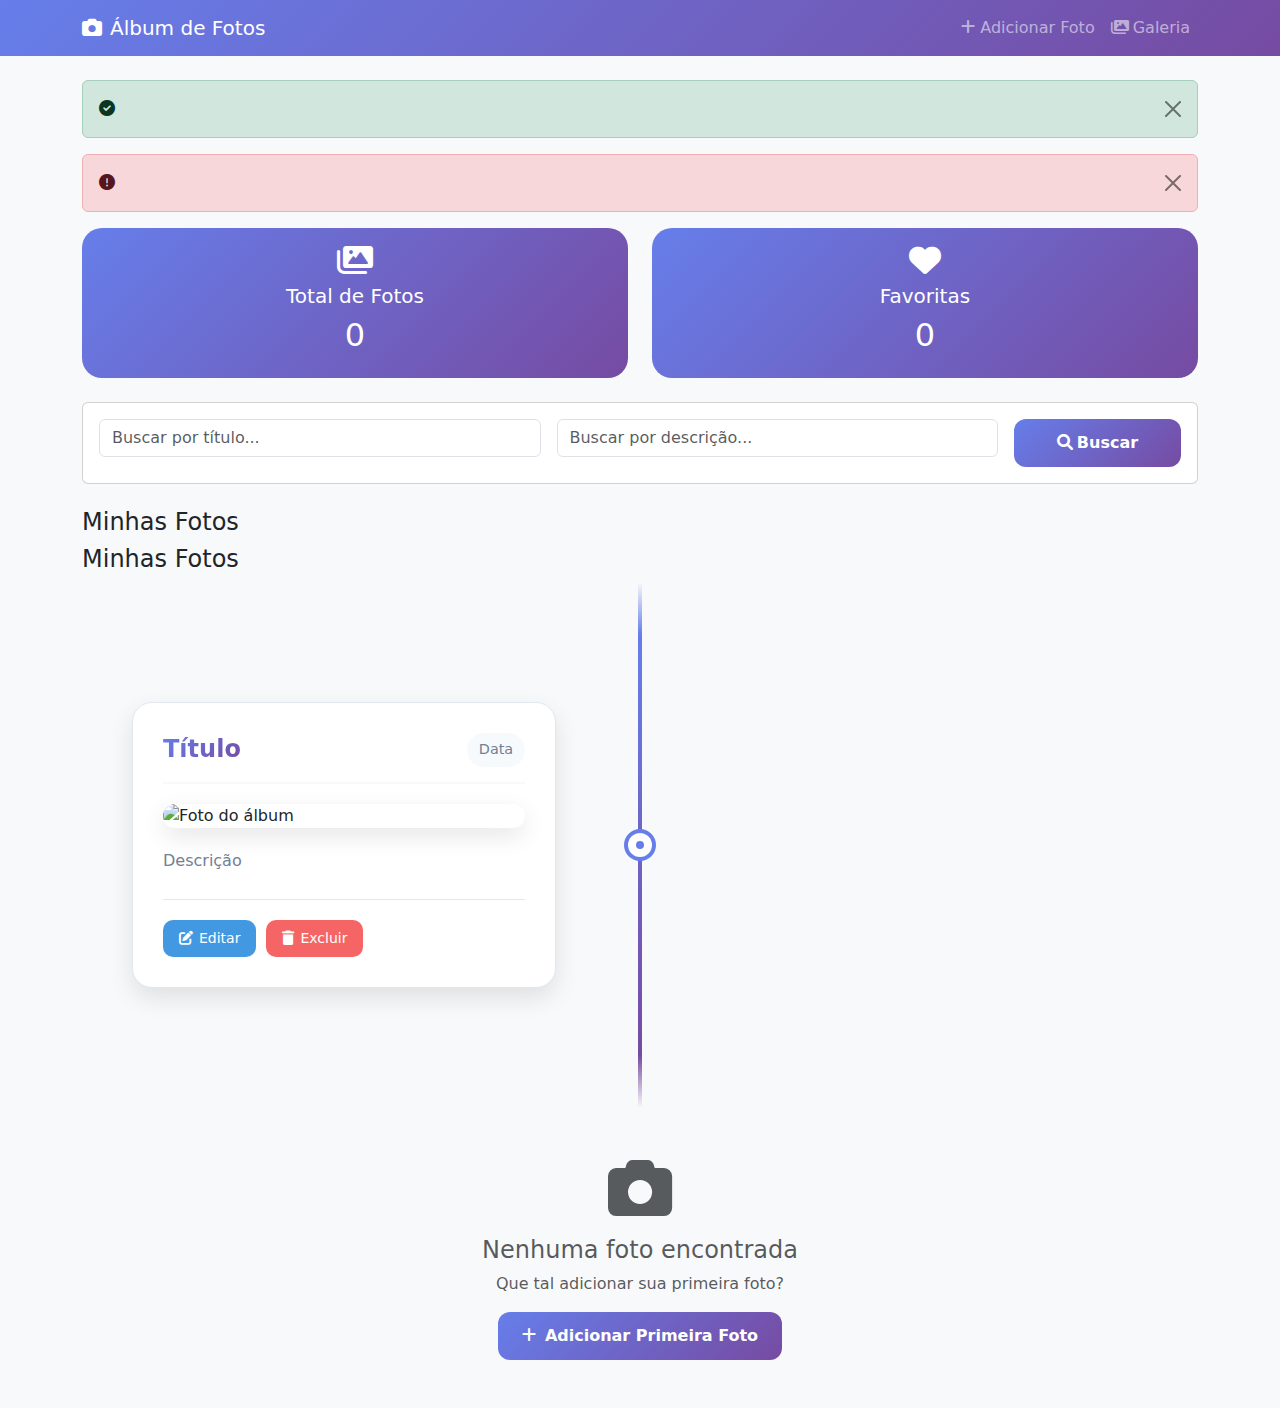
<file: src/main/resources/templates/index.html>
<!DOCTYPE html>
<html lang="pt-BR" xmlns:th="http://www.thymeleaf.org">
<head>
    <meta charset="UTF-8">
    <meta name="viewport" content="width=device-width, initial-scale=1.0">
    <title>Meu Álbum de Fotos</title>
    <link href="https://cdn.jsdelivr.net/npm/bootstrap@5.3.0/dist/css/bootstrap.min.css" rel="stylesheet">
    <link href="https://cdnjs.cloudflare.com/ajax/libs/font-awesome/6.0.0/css/all.min.css" rel="stylesheet">
    <style>
        :root {
            --primary-color: #667eea;
            --secondary-color: #764ba2;
            --gradient: linear-gradient(135deg, var(--primary-color) 0%, var(--secondary-color) 100%);
            --text-primary: #2d3748;
            --text-secondary: #718096;
            --bg-light: #f7fafc;
            --border-color: #e2e8f0;
            --shadow: 0 10px 25px rgba(0, 0, 0, 0.1);
            --shadow-hover: 0 20px 40px rgba(0, 0, 0, 0.15);
        }

        .card-img-top {
            height: 200px;
            object-fit: cover;
        }
        .stats-card {
            background: var(--gradient);
            color: white;
            border-radius: 20px;
            border: none;
            transition: transform 0.3s ease, box-shadow 0.3s ease;
        }
        .stats-card:hover {
            transform: translateY(-5px);
            box-shadow: var(--shadow-hover);
        }
        .btn-custom {
            background: var(--gradient);
            border: none;
            color: white;
            border-radius: 12px;
            padding: 12px 24px;
            font-weight: 600;
            transition: all 0.3s ease;
        }
        .btn-custom:hover {
            background: linear-gradient(135deg, #5a6fd8 0%, #6a4190 100%);
            color: white;
            transform: translateY(-2px);
            box-shadow: var(--shadow);
        }

        /* Timeline Styles */
        .timeline-container {
            position: relative;
            max-width: 1200px;
            margin: 0 auto;
            padding: 60px 20px;
        }

        .timeline-line {
            position: absolute;
            left: 50%;
            top: 0;
            bottom: 0;
            width: 4px;
            background: linear-gradient(180deg, transparent 0%, var(--primary-color) 10%, var(--secondary-color) 90%, transparent 100%);
            transform: translateX(-50%);
            border-radius: 2px;
        }

        .timeline-item {
            position: relative;
            margin: 60px 0;
            display: flex;
            align-items: center;
            opacity: 0;
            animation: fadeInUp 0.8s ease forwards;
        }

        .timeline-item:nth-child(2n) { animation-delay: 0.2s; }
        .timeline-item:nth-child(3n) { animation-delay: 0.4s; }
        .timeline-item:nth-child(4n) { animation-delay: 0.6s; }

        .timeline-item-left {
            justify-content: flex-end;
            text-align: right;
        }

        .timeline-item-right {
            justify-content: flex-start;
            text-align: left;
        }

        .timeline-marker {
            position: absolute;
            left: 50%;
            transform: translateX(-50%);
            z-index: 10;
            width: 24px;
            height: 24px;
            background: white;
            border-radius: 50%;
            box-shadow: 0 0 0 4px var(--primary-color);
            display: flex;
            align-items: center;
            justify-content: center;
        }

        .timeline-dot {
            width: 8px;
            height: 8px;
            background: var(--primary-color);
            border-radius: 50%;
        }

        .timeline-content {
            width: 45%;
            padding: 0 30px;
        }

        .timeline-card {
            background: white;
            border-radius: 20px;
            padding: 30px;
            box-shadow: var(--shadow);
            border: 1px solid var(--border-color);
            transition: all 0.3s ease;
            position: relative;
        }

        .timeline-card:hover {
            transform: translateY(-8px);
            box-shadow: var(--shadow-hover);
        }

        .timeline-card::before {
            content: '';
            position: absolute;
            top: 30px;
            width: 0;
            height: 0;
            border: 15px solid transparent;
        }

        .timeline-item-left .timeline-card::before {
            right: -30px;
            border-left-color: white;
        }

        .timeline-item-right .timeline-card::before {
            left: -30px;
            border-right-color: white;
        }

        .timeline-header {
            display: flex;
            justify-content: space-between;
            align-items: center;
            margin-bottom: 20px;
            border-bottom: 2px solid var(--bg-light);
            padding-bottom: 15px;
        }

        .timeline-title {
            font-size: 1.5rem;
            font-weight: 700;
            color: var(--text-primary);
            margin: 0;
            background: var(--gradient);
            -webkit-background-clip: text;
            -webkit-text-fill-color: transparent;
            background-clip: text;
        }

        .timeline-date {
            font-size: 0.9rem;
            color: var(--text-secondary);
            font-weight: 500;
            background: var(--bg-light);
            padding: 6px 12px;
            border-radius: 20px;
        }

        .timeline-image {
            margin: 20px 0;
            border-radius: 15px;
            overflow: hidden;
            box-shadow: 0 8px 25px rgba(0, 0, 0, 0.1);
        }

        .timeline-photo {
            width: 100%;
            height: 250px;
            object-fit: cover;
            transition: transform 0.3s ease;
        }

        .timeline-photo:hover {
            transform: scale(1.05);
        }

        .timeline-body {
            margin: 20px 0;
        }

        .timeline-body p {
            color: var(--text-secondary);
            line-height: 1.6;
            font-size: 1rem;
            margin: 0;
        }

        .timeline-actions {
            display: flex;
            gap: 10px;
            margin-top: 25px;
            padding-top: 20px;
            border-top: 1px solid var(--border-color);
        }

        .timeline-btn {
            padding: 8px 16px;
            border-radius: 10px;
            font-size: 0.875rem;
            font-weight: 500;
            text-decoration: none;
            border: none;
            cursor: pointer;
            transition: all 0.3s ease;
            display: inline-flex;
            align-items: center;
            gap: 6px;
        }

        .timeline-btn-edit {
            background: #4299e1;
            color: white;
        }

        .timeline-btn-edit:hover {
            background: #3182ce;
            color: white;
            transform: translateY(-2px);
        }

        .timeline-btn-delete {
            background: #f56565;
            color: white;
        }

        .timeline-btn-delete:hover {
            background: #e53e3e;
            transform: translateY(-2px);
        }

        @keyframes fadeInUp {
            from {
                opacity: 0;
                transform: translateY(30px);
            }
            to {
                opacity: 1;
                transform: translateY(0);
            }
        }

        /* Responsive Design */
        @media (max-width: 768px) {
            .timeline-line {
                left: 30px;
            }

            .timeline-item {
                justify-content: flex-start !important;
                text-align: left !important;
            }

            .timeline-marker {
                left: 30px;
            }

            .timeline-content {
                width: calc(100% - 80px);
                padding-left: 50px;
                padding-right: 0;
            }

            .timeline-card::before {
                left: -30px !important;
                right: auto !important;
                border-right-color: white !important;
                border-left-color: transparent !important;
            }

            .timeline-header {
                flex-direction: column;
                align-items: flex-start;
                gap: 10px;
            }

            .timeline-actions {
                flex-direction: column;
            }
        }
    </style>
</head>
<body class="bg-light">
    <!-- Navbar -->
    <nav class="navbar navbar-expand-lg navbar-dark" style="background: linear-gradient(135deg, #667eea 0%, #764ba2 100%);">
        <div class="container">
            <a class="navbar-brand" href="/">
                <i class="fas fa-camera me-2"></i>Álbum de Fotos
            </a>
            <div class="navbar-nav ms-auto">
                <a class="nav-link" href="/nova">
                    <i class="fas fa-plus me-1"></i>Adicionar Foto
                </a>
                <a class="nav-link" href="/com-foto">
                    <i class="fas fa-images me-1"></i>Galeria
                </a>
            </div>
        </div>
    </nav>

    <div class="container mt-4">
        <!-- Alertas -->
        <div th:if="${sucesso}" class="alert alert-success alert-dismissible fade show" role="alert">
            <i class="fas fa-check-circle me-2"></i>
            <span th:text="${sucesso}"></span>
            <button type="button" class="btn-close" data-bs-dismiss="alert"></button>
        </div>
        
        <div th:if="${erro}" class="alert alert-danger alert-dismissible fade show" role="alert">
            <i class="fas fa-exclamation-circle me-2"></i>
            <span th:text="${erro}"></span>
            <button type="button" class="btn-close" data-bs-dismiss="alert"></button>
        </div>

        <!-- Estatísticas -->
        <div class="row mb-4">
            <div class="col-md-6">
                <div class="card stats-card">
                    <div class="card-body text-center">
                        <i class="fas fa-images fa-2x mb-2"></i>
                        <h5 class="card-title">Total de Fotos</h5>
                        <h2 th:text="${totalAtividades}">0</h2>
                    </div>
                </div>
            </div>
            <div class="col-md-6">
                <div class="card stats-card">
                    <div class="card-body text-center">
                        <i class="fas fa-heart fa-2x mb-2"></i>
                        <h5 class="card-title">Favoritas</h5>
                        <h2 th:text="${atividadesComFoto}">0</h2>
                    </div>
                </div>
            </div>
        </div>

        <!-- Barra de Busca -->
        <div class="row mb-4">
            <div class="col-12">
                <div class="card">
                    <div class="card-body">
                        <form method="get" action="/buscar" class="row g-3">
                            <div class="col-md-5">
                                <input type="text" name="texto" class="form-control" placeholder="Buscar por título...">
                            </div>
                            <div class="col-md-5">
                                <input type="text" name="descricao" class="form-control" placeholder="Buscar por descrição...">
                            </div>
                            <div class="col-md-2">
                                <button type="submit" class="btn btn-custom w-100">
                                    <i class="fas fa-search me-1"></i>Buscar
                                </button>
                            </div>
                        </form>
                    </div>
                </div>
            </div>
        </div>

        <!-- Galeria de Fotos -->
        <div class="row" th:if="${atividades != null and !atividades.empty}">
            <div class="col-12">
                <h4 th:if="${titulo}" th:text="${titulo}">Minhas Fotos</h4>
                <h4 th:unless="${titulo}">Minhas Fotos</h4>
            </div>
        </div>

        <!-- Timeline Layout -->
        <div class="timeline-container" th:if="${atividades != null and !atividades.empty}">
            <div class="timeline-line"></div>
            <div th:each="atividade,iterStat : ${atividades}" class="timeline-item" th:classappend="${iterStat.odd} ? 'timeline-item-right' : 'timeline-item-left'">
                <div class="timeline-marker">
                    <div class="timeline-dot"></div>
                </div>
                <div class="timeline-content">
                    <div class="timeline-card">
                        <div class="timeline-header">
                            <h3 class="timeline-title" th:text="${atividade.texto}">Título</h3>
                            <span class="timeline-date" th:text="${#temporals.format(atividade.createdAt, 'dd/MM/yyyy')}">Data</span>
                        </div>
                        <div th:if="${atividade.urlFoto != null and !atividade.urlFoto.empty}" class="timeline-image">
                            <img th:src="${atividade.urlFoto}" alt="Foto do álbum" class="timeline-photo">
                        </div>
                        <div class="timeline-body">
                            <p th:text="${atividade.descricao}">Descrição</p>
                        </div>
                        <div class="timeline-actions">
                            <a th:href="@{/editar/{id}(id=${atividade.id})}" class="timeline-btn timeline-btn-edit">
                                <i class="fas fa-edit"></i> Editar
                            </a>
                            <form th:action="@{/excluir/{id}(id=${atividade.id})}" method="post" style="display: inline;">
                                <button type="submit" class="timeline-btn timeline-btn-delete" 
                                        onclick="return confirm('Tem certeza que deseja excluir esta foto?')">
                                    <i class="fas fa-trash"></i> Excluir
                                </button>
                            </form>
                        </div>
                    </div>
                </div>
            </div>
        </div>

        <!-- Mensagem quando não há fotos -->
        <div th:if="${atividades == null or atividades.empty}" class="text-center py-5">
            <i class="fas fa-camera fa-4x text-muted mb-3"></i>
            <h4 class="text-muted">Nenhuma foto encontrada</h4>
            <p class="text-muted">Que tal adicionar sua primeira foto?</p>
            <a href="/nova" class="btn btn-custom">
                <i class="fas fa-plus me-2"></i>Adicionar Primeira Foto
            </a>
        </div>
    </div>

    <!-- Formulário oculto para exclusão -->
    <form id="formExclusao" method="post" style="display: none;">
        <input type="hidden" name="_method" value="delete">
    </form>

    <script src="https://cdn.jsdelivr.net/npm/bootstrap@5.3.0/dist/js/bootstrap.bundle.min.js"></script>
    <script>

        // Timeline scroll animations
        document.addEventListener('DOMContentLoaded', function() {
            const observerOptions = {
                threshold: 0.1,
                rootMargin: '0px 0px -10% 0px'
            };

            const observer = new IntersectionObserver((entries) => {
                entries.forEach(entry => {
                    if (entry.isIntersecting) {
                        entry.target.style.opacity = '1';
                        entry.target.style.animation = 'fadeInUp 0.8s ease forwards';
                    }
                });
            }, observerOptions);

            // Observe all timeline items
            const timelineItems = document.querySelectorAll('.timeline-item');
            timelineItems.forEach((item, index) => {
                item.style.opacity = '0';
                item.style.animationDelay = `${index * 0.2}s`;
                observer.observe(item);
            });

            // Smooth scroll for navigation
            const navLinks = document.querySelectorAll('.nav-link');
            navLinks.forEach(link => {
                link.addEventListener('click', function(e) {
                    const href = this.getAttribute('href');
                    if (href && href.startsWith('#')) {
                        e.preventDefault();
                        const target = document.querySelector(href);
                        if (target) {
                            target.scrollIntoView({
                                behavior: 'smooth',
                                block: 'start'
                            });
                        }
                    }
                });
            });

            // Add parallax effect to timeline line
            const timelineLine = document.querySelector('.timeline-line');
            if (timelineLine) {
                window.addEventListener('scroll', () => {
                    const scrolled = window.pageYOffset;
                    const parallax = scrolled * 0.5;
                    timelineLine.style.transform = `translateX(-50%) translateY(${parallax}px)`;
                });
            }
        });
    </script>
</body>
</html>
</file>
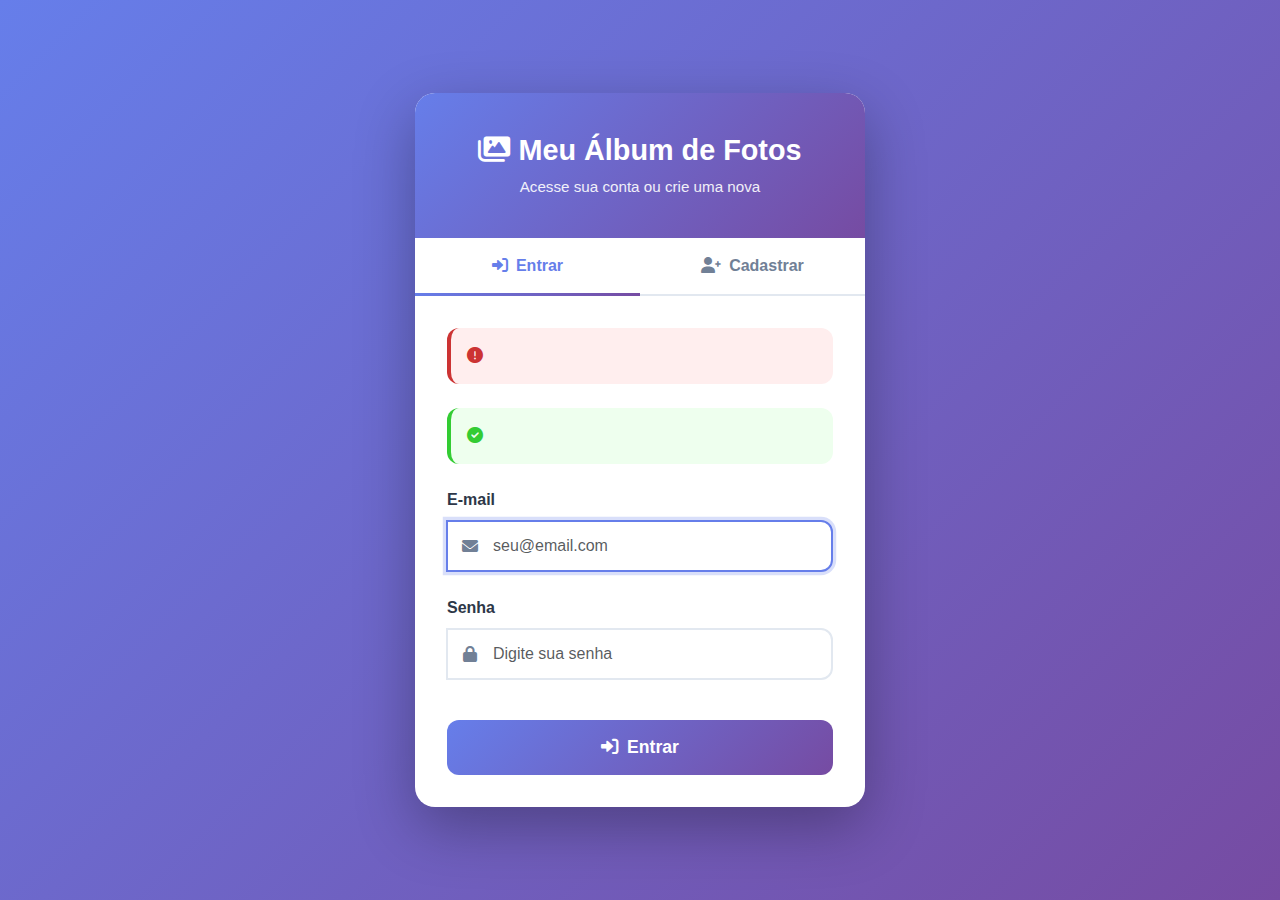
<file: src/main/resources/templates/auth-modal.html>
<!DOCTYPE html>
<html lang="pt-BR" xmlns:th="http://www.thymeleaf.org">
<head>
    <meta charset="UTF-8">
    <meta name="viewport" content="width=device-width, initial-scale=1.0">
    <title>Meu Álbum de Fotos</title>
    <link href="https://cdn.jsdelivr.net/npm/bootstrap@5.3.0/dist/css/bootstrap.min.css" rel="stylesheet">
    <link href="https://cdnjs.cloudflare.com/ajax/libs/font-awesome/6.0.0/css/all.min.css" rel="stylesheet">
    <style>
        :root {
            --primary-color: #667eea;
            --secondary-color: #764ba2;
            --gradient: linear-gradient(135deg, var(--primary-color) 0%, var(--secondary-color) 100%);
        }

        body {
            background: var(--gradient);
            min-height: 100vh;
            display: flex;
            align-items: center;
            justify-content: center;
            font-family: 'Segoe UI', Tahoma, Geneva, Verdana, sans-serif;
        }

        .auth-modal {
            background: white;
            border-radius: 20px;
            box-shadow: 0 20px 60px rgba(0, 0, 0, 0.3);
            padding: 0;
            width: 100%;
            max-width: 450px;
            overflow: hidden;
            animation: slideUp 0.5s ease-out;
        }

        @keyframes slideUp {
            from {
                opacity: 0;
                transform: translateY(30px);
            }
            to {
                opacity: 1;
                transform: translateY(0);
            }
        }

        .auth-header {
            background: var(--gradient);
            color: white;
            padding: 2.5rem 2rem;
            text-align: center;
        }

        .auth-header h1 {
            margin: 0;
            font-size: 1.8rem;
            font-weight: 700;
        }

        .auth-header p {
            margin: 0.5rem 0 0 0;
            opacity: 0.9;
            font-size: 0.95rem;
        }

        .auth-tabs {
            display: flex;
            border-bottom: 2px solid #e2e8f0;
        }

        .auth-tab {
            flex: 1;
            padding: 1rem;
            text-align: center;
            cursor: pointer;
            border: none;
            background: transparent;
            color: #718096;
            font-weight: 600;
            transition: all 0.3s ease;
            position: relative;
        }

        .auth-tab.active {
            color: var(--primary-color);
        }

        .auth-tab.active::after {
            content: '';
            position: absolute;
            bottom: -2px;
            left: 0;
            right: 0;
            height: 3px;
            background: var(--gradient);
        }

        .auth-content {
            padding: 2rem;
        }

        .auth-form {
            display: none;
        }

        .auth-form.active {
            display: block;
            animation: fadeIn 0.3s ease-in;
        }

        @keyframes fadeIn {
            from { opacity: 0; }
            to { opacity: 1; }
        }

        .form-group {
            margin-bottom: 1.5rem;
        }

        .form-label {
            color: #2d3748;
            font-weight: 600;
            margin-bottom: 0.5rem;
            display: block;
        }

        .input-group {
            position: relative;
        }

        .input-group-text {
            position: absolute;
            left: 0;
            top: 0;
            bottom: 0;
            width: 45px;
            display: flex;
            align-items: center;
            justify-content: center;
            background: transparent;
            border: none;
            color: #718096;
            z-index: 10;
        }

        .form-control {
            border: 2px solid #e2e8f0;
            border-radius: 12px;
            padding: 12px 16px 12px 45px;
            font-size: 1rem;
            width: 100%;
            transition: all 0.3s ease;
        }

        .form-control:focus {
            border-color: var(--primary-color);
            box-shadow: 0 0 0 0.2rem rgba(102, 126, 234, 0.25);
            outline: none;
        }

        .btn-auth {
            background: var(--gradient);
            border: none;
            color: white;
            border-radius: 12px;
            padding: 14px;
            font-weight: 600;
            font-size: 1.1rem;
            width: 100%;
            transition: all 0.3s ease;
            margin-top: 1rem;
        }

        .btn-auth:hover {
            background: linear-gradient(135deg, #5a6fd8 0%, #6a4190 100%);
            color: white;
            transform: translateY(-2px);
            box-shadow: 0 10px 25px rgba(0, 0, 0, 0.15);
        }

        .btn-auth:disabled {
            opacity: 0.7;
            cursor: not-allowed;
            transform: none;
        }

        .btn-auth.loading {
            position: relative;
            color: transparent;
        }

        .btn-auth.loading::after {
            content: '';
            position: absolute;
            width: 20px;
            height: 20px;
            top: 50%;
            left: 50%;
            margin-left: -10px;
            margin-top: -10px;
            border: 3px solid rgba(255, 255, 255, 0.3);
            border-top-color: white;
            border-radius: 50%;
            animation: spin 0.8s linear infinite;
        }

        @keyframes spin {
            to { transform: rotate(360deg); }
        }

        .btn-auth.success {
            background: linear-gradient(135deg, #48bb78 0%, #38a169 100%);
        }

        .btn-auth.error {
            background: linear-gradient(135deg, #f56565 0%, #e53e3e 100%);
        }

        .register-message {
            margin-top: 1rem;
            padding: 0.75rem 1rem;
            border-radius: 8px;
            font-size: 0.9rem;
            display: none;
            animation: slideDown 0.3s ease-out;
        }

        .register-message.show {
            display: block;
        }

        .register-message.success {
            background-color: #c6f6d5;
            color: #22543d;
            border-left: 4px solid #48bb78;
        }

        .register-message.error {
            background-color: #fed7d7;
            color: #742a2a;
            border-left: 4px solid #f56565;
        }

        @keyframes slideDown {
            from {
                opacity: 0;
                transform: translateY(-10px);
            }
            to {
                opacity: 1;
                transform: translateY(0);
            }
        }

        .alert {
            border-radius: 12px;
            border: none;
            margin-bottom: 1.5rem;
            padding: 1rem;
        }

        .alert-danger {
            background-color: #fee;
            color: #c33;
            border-left: 4px solid #c33;
        }

        .alert-success {
            background-color: #efe;
            color: #3c3;
            border-left: 4px solid #3c3;
        }

    </style>
</head>
<body>
    <div class="auth-modal">
        <div class="auth-header">
            <h1><i class="fas fa-images me-2"></i>Meu Álbum de Fotos</h1>
            <p>Acesse sua conta ou crie uma nova</p>
        </div>

        <div class="auth-tabs">
            <button class="auth-tab active" onclick="switchTab('login', event)">
                <i class="fas fa-sign-in-alt me-2"></i>Entrar
            </button>
            <button class="auth-tab" onclick="switchTab('register', event)">
                <i class="fas fa-user-plus me-2"></i>Cadastrar
            </button>
        </div>

        <div class="auth-content">
            <!-- Mensagens de erro/sucesso -->
            <div th:if="${erro}" class="alert alert-danger" role="alert">
                <i class="fas fa-exclamation-circle me-2"></i>
                <span th:text="${erro}"></span>
            </div>
            <div th:if="${sucesso}" class="alert alert-success" role="alert">
                <i class="fas fa-check-circle me-2"></i>
                <span th:text="${sucesso}"></span>
            </div>

            <!-- Formulário de Login -->
            <form id="loginForm" class="auth-form active" th:action="@{/auth/login}" method="post">
                <div class="form-group">
                    <label for="login-email" class="form-label">E-mail</label>
                    <div class="input-group">
                        <span class="input-group-text">
                            <i class="fas fa-envelope"></i>
                        </span>
                        <input type="email" 
                               class="form-control" 
                               id="login-email" 
                               name="username" 
                               placeholder="seu@email.com"
                               required 
                               autofocus>
                    </div>
                </div>

                <div class="form-group">
                    <label for="login-password" class="form-label">Senha</label>
                    <div class="input-group">
                        <span class="input-group-text">
                            <i class="fas fa-lock"></i>
                        </span>
                        <input type="password" 
                               class="form-control" 
                               id="login-password" 
                               name="password" 
                               placeholder="Digite sua senha"
                               required>
                    </div>
                </div>

                <button type="submit" class="btn btn-auth">
                    <i class="fas fa-sign-in-alt me-2"></i>Entrar
                </button>
            </form>

            <!-- Formulário de Cadastro -->
            <form id="registerForm" class="auth-form" th:action="@{/auth/register}" method="post">
                <div class="form-group">
                    <label for="register-email" class="form-label">E-mail</label>
                    <div class="input-group">
                        <span class="input-group-text">
                            <i class="fas fa-envelope"></i>
                        </span>
                        <input type="email" 
                               class="form-control" 
                               id="register-email" 
                               name="email" 
                               placeholder="seu@email.com"
                               required>
                    </div>
                </div>

                <div class="form-group">
                    <label for="register-password" class="form-label">Senha</label>
                    <div class="input-group">
                        <span class="input-group-text">
                            <i class="fas fa-lock"></i>
                        </span>
                        <input type="password" 
                               class="form-control" 
                               id="register-password" 
                               name="password" 
                               placeholder="Mínimo 6 caracteres"
                               required
                               minlength="6">
                    </div>
                </div>

                <div class="form-group">
                    <label for="register-password-confirm" class="form-label">Confirmar Senha</label>
                    <div class="input-group">
                        <span class="input-group-text">
                            <i class="fas fa-lock"></i>
                        </span>
                        <input type="password" 
                               class="form-control" 
                               id="register-password-confirm" 
                               placeholder="Digite a senha novamente"
                               required
                               minlength="6">
                    </div>
                </div>

                <button type="submit" class="btn btn-auth" id="registerSubmitBtn">
                    <i class="fas fa-user-plus me-2"></i>Criar Conta
                </button>
                <div id="registerMessage" class="register-message"></div>
            </form>
        </div>
    </div>

    <script src="https://cdn.jsdelivr.net/npm/bootstrap@5.3.0/dist/js/bootstrap.bundle.min.js"></script>
    <script>
        function switchTab(tab, event) {
            // Atualizar tabs
            document.querySelectorAll('.auth-tab').forEach(t => t.classList.remove('active'));
            
            if (event && event.target && event.target.closest('.auth-tab')) {
                // Se clicou na aba
                event.target.closest('.auth-tab').classList.add('active');
            } else {
                // Se chamado pelo botão, atualizar a aba correspondente
                const tabs = document.querySelectorAll('.auth-tab');
                if (tab === 'login') {
                    tabs[0].classList.add('active');
                } else {
                    tabs[1].classList.add('active');
                }
            }

            // Atualizar formulários
            document.querySelectorAll('.auth-form').forEach(f => f.classList.remove('active'));
            
            if (tab === 'login') {
                document.getElementById('loginForm').classList.add('active');
                setTimeout(() => document.getElementById('login-email').focus(), 100);
            } else {
                document.getElementById('registerForm').classList.add('active');
                setTimeout(() => document.getElementById('register-email').focus(), 100);
            }
        }

        // Validação de confirmação de senha
        document.getElementById('register-password-confirm').addEventListener('input', function() {
            const password = document.getElementById('register-password').value;
            const confirm = this.value;
            
            if (password !== confirm) {
                this.setCustomValidity('As senhas não coincidem');
            } else {
                this.setCustomValidity('');
            }
        });

        // Interceptar submit do formulário de cadastro
        document.getElementById('registerForm').addEventListener('submit', async function(e) {
            e.preventDefault();
            
            const submitBtn = document.getElementById('registerSubmitBtn');
            const messageDiv = document.getElementById('registerMessage');
            const form = this;
            
            // Validar confirmação de senha
            const password = document.getElementById('register-password').value;
            const confirmPassword = document.getElementById('register-password-confirm').value;
            
            if (password !== confirmPassword) {
                showRegisterMessage('As senhas não coincidem', 'error');
                return;
            }
            
            // Estado de loading
            submitBtn.disabled = true;
            submitBtn.classList.add('loading');
            submitBtn.classList.remove('success', 'error');
            messageDiv.classList.remove('show', 'success', 'error');
            
            // Coletar dados do formulário
            const formData = new FormData(form);
            const data = {
                email: formData.get('email'),
                password: formData.get('password')
            };
            
            try {
                console.log('=== JAVASCRIPT: Iniciando requisição de cadastro ===');
                console.log('URL: /auth/register');
                console.log('Data:', data);
                
                const response = await fetch('/auth/register', {
                    method: 'POST',
                    headers: {
                        'Content-Type': 'application/x-www-form-urlencoded',
                        'X-Requested-With': 'XMLHttpRequest',
                        'Accept': 'application/json'
                    },
                    body: new URLSearchParams(data)
                });
                
                console.log('Resposta recebida - Status:', response.status);
                console.log('Resposta recebida - Headers:', response.headers);
                
                // Tentar ler resposta como JSON
                const contentType = response.headers.get('content-type');
                if (contentType && contentType.includes('application/json')) {
                    const result = await response.json();
                    if (result.success) {
                        showRegisterSuccess(result.message || 'Cadastro realizado com sucesso!');
                        // Limpar formulário
                        form.reset();
                        setTimeout(() => {
                            // Mudar para aba de login após 2 segundos
                            switchTab('login', null);
                            showRegisterMessage('', ''); // Limpar mensagem
                            resetButton();
                        }, 2000);
                    } else {
                        showRegisterError(result.message || 'Erro ao realizar cadastro');
                        resetButton();
                    }
                } else {
                    // Se não for JSON, verificar status HTTP
                    if (response.ok || response.status === 200) {
                        showRegisterSuccess('Cadastro realizado com sucesso!');
                        form.reset();
                        setTimeout(() => {
                            switchTab('login', null);
                            showRegisterMessage('', '');
                            resetButton();
                        }, 2000);
                    } else {
                        // Tentar ler como texto para ver se há mensagem de erro
                        const text = await response.text();
                        const errorMsg = text || 'Erro ao realizar cadastro. Tente novamente.';
                        showRegisterError(errorMsg);
                        resetButton();
                    }
                }
            } catch (error) {
                console.error('=== JAVASCRIPT: Erro ao fazer cadastro ===');
                console.error('Tipo de erro:', error.name);
                console.error('Mensagem:', error.message);
                console.error('Stack:', error.stack);
                showRegisterError('Erro ao conectar com o servidor. Verifique sua conexão.');
                resetButton();
            }
        });
        
        function showRegisterMessage(message, type) {
            const messageDiv = document.getElementById('registerMessage');
            const submitBtn = document.getElementById('registerSubmitBtn');
            
            if (!message || message.trim() === '') {
                messageDiv.classList.remove('show', 'success', 'error');
                messageDiv.textContent = '';
                return;
            }
            
            messageDiv.textContent = message;
            messageDiv.className = `register-message show ${type}`;
            
            if (type === 'success') {
                submitBtn.classList.add('success');
                submitBtn.classList.remove('error', 'loading');
                submitBtn.disabled = false;
                submitBtn.innerHTML = '<i class="fas fa-check-circle me-2"></i>Conta Criada!';
            } else if (type === 'error') {
                submitBtn.classList.add('error');
                submitBtn.classList.remove('success', 'loading');
                submitBtn.disabled = false;
                submitBtn.innerHTML = '<i class="fas fa-user-plus me-2"></i>Criar Conta';
            }
        }
        
        function showRegisterSuccess(message) {
            showRegisterMessage(message, 'success');
        }
        
        function showRegisterError(message) {
            showRegisterMessage(message, 'error');
        }
        
        function resetButton() {
            const submitBtn = document.getElementById('registerSubmitBtn');
            submitBtn.disabled = false;
            submitBtn.classList.remove('loading', 'success', 'error');
            submitBtn.innerHTML = '<i class="fas fa-user-plus me-2"></i>Criar Conta';
        }
    </script>
</body>
</html>
</file>
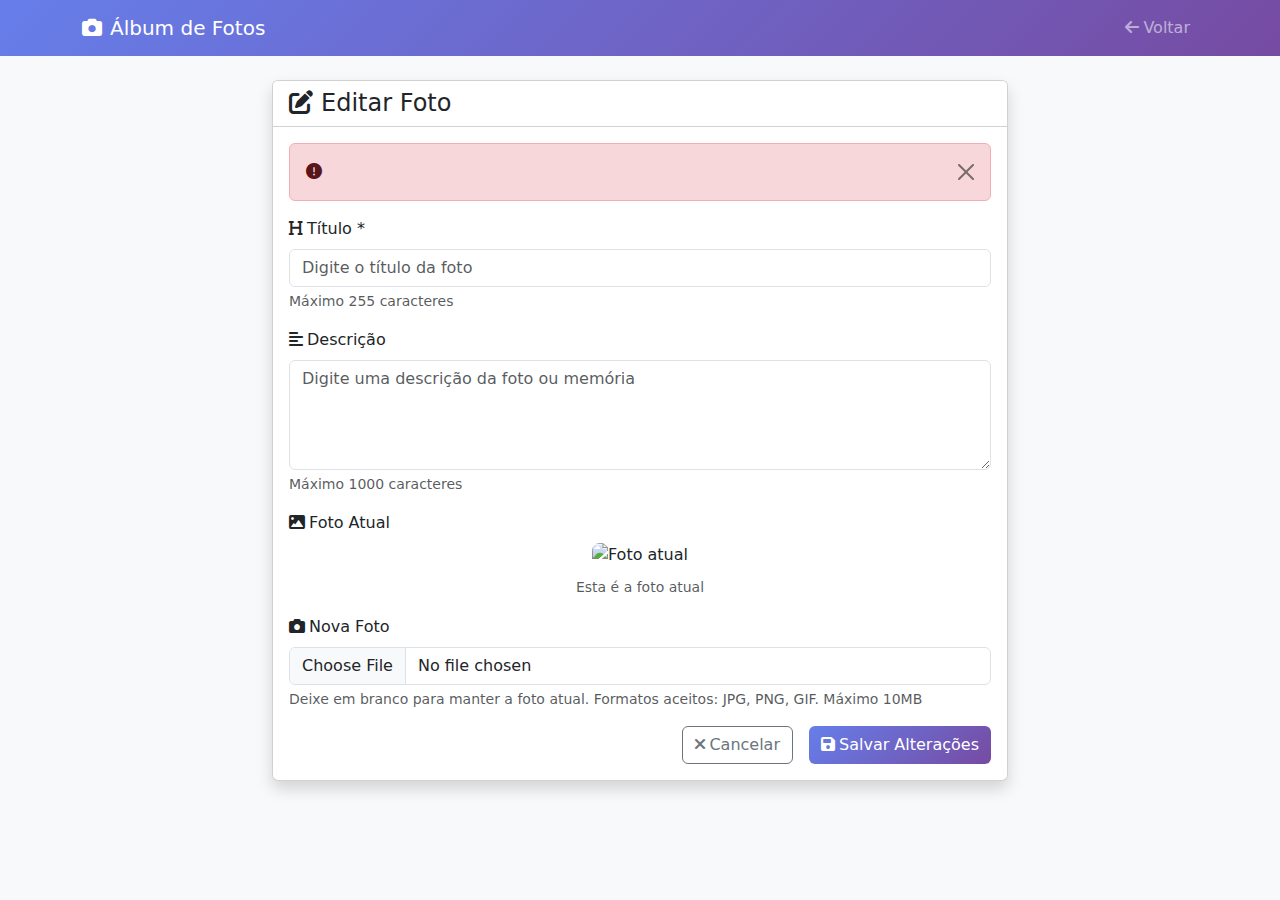
<file: src/main/resources/templates/editar-atividade.html>
<!DOCTYPE html>
<html lang="pt-BR" xmlns:th="http://www.thymeleaf.org">
<head>
    <meta charset="UTF-8">
    <meta name="viewport" content="width=device-width, initial-scale=1.0">
    <title>Editar Foto - Álbum de Fotos</title>
    <link href="https://cdn.jsdelivr.net/npm/bootstrap@5.3.0/dist/css/bootstrap.min.css" rel="stylesheet">
    <link href="https://cdnjs.cloudflare.com/ajax/libs/font-awesome/6.0.0/css/all.min.css" rel="stylesheet">
    <style>
        .btn-custom {
            background: linear-gradient(135deg, #667eea 0%, #764ba2 100%);
            border: none;
            color: white;
        }
        .btn-custom:hover {
            background: linear-gradient(135deg, #5a6fd8 0%, #6a4190 100%);
            color: white;
        }
        .preview-container {
            max-width: 300px;
            max-height: 300px;
            margin: 0 auto;
        }
        .preview-image {
            width: 100%;
            height: 200px;
            object-fit: cover;
            border-radius: 8px;
        }
        .current-image {
            max-width: 200px;
            max-height: 200px;
            object-fit: cover;
            border-radius: 8px;
        }
    </style>
</head>
<body class="bg-light">
    <!-- Navbar -->
    <nav class="navbar navbar-expand-lg navbar-dark" style="background: linear-gradient(135deg, #667eea 0%, #764ba2 100%);">
        <div class="container">
            <a class="navbar-brand" href="/">
                <i class="fas fa-camera me-2"></i>Álbum de Fotos
            </a>
            <div class="navbar-nav ms-auto">
                <a class="nav-link" href="/">
                    <i class="fas fa-arrow-left me-1"></i>Voltar
                </a>
            </div>
        </div>
    </nav>

    <div class="container mt-4">
        <div class="row justify-content-center">
            <div class="col-md-8">
                <div class="card shadow">
                    <div class="card-header bg-white">
                        <h4 class="mb-0">
                            <i class="fas fa-edit me-2"></i>Editar Foto
                        </h4>
                    </div>
                    <div class="card-body">
                        <!-- Alertas -->
                        <div th:if="${erro}" class="alert alert-danger alert-dismissible fade show" role="alert">
                            <i class="fas fa-exclamation-circle me-2"></i>
                            <span th:text="${erro}"></span>
                            <button type="button" class="btn-close" data-bs-dismiss="alert"></button>
                        </div>

                        <form th:action="@{/editar/{id}(id=${atividade.id})}" method="post" enctype="multipart/form-data">
                            <div class="mb-3">
                                <label for="texto" class="form-label">
                                    <i class="fas fa-heading me-1"></i>Título *
                                </label>
                                <input type="text" class="form-control" id="texto" name="texto" 
                                       th:value="${atividade.texto}" required maxlength="255"
                                       placeholder="Digite o título da foto">
                                <div class="form-text">Máximo 255 caracteres</div>
                            </div>

                            <div class="mb-3">
                                <label for="descricao" class="form-label">
                                    <i class="fas fa-align-left me-1"></i>Descrição
                                </label>
                                <textarea class="form-control" id="descricao" name="descricao" rows="4" 
                                          th:text="${atividade.descricao}" maxlength="1000"
                                          placeholder="Digite uma descrição da foto ou memória"></textarea>
                                <div class="form-text">Máximo 1000 caracteres</div>
                            </div>

                            <!-- Foto atual -->
                            <div class="mb-3" th:if="${atividade.urlFoto != null and !atividade.urlFoto.empty}">
                                <label class="form-label">
                                    <i class="fas fa-image me-1"></i>Foto Atual
                                </label>
                                <div class="text-center">
                                    <img th:src="${atividade.urlFoto}" class="current-image" alt="Foto atual">
                                    <div class="mt-2">
                                        <small class="text-muted">Esta é a foto atual</small>
                                    </div>
                                </div>
                            </div>

                            <div class="mb-3">
                                <label for="foto" class="form-label">
                                    <i class="fas fa-camera me-1"></i>Nova Foto
                                </label>
                                <input type="file" class="form-control" id="foto" name="foto" 
                                       accept="image/*" onchange="previewImage(this)">
                                <div class="form-text">Deixe em branco para manter a foto atual. Formatos aceitos: JPG, PNG, GIF. Máximo 10MB</div>
                                
                                <!-- Preview da nova imagem -->
                                <div id="preview" class="preview-container mt-3" style="display: none;">
                                    <img id="previewImage" class="preview-image" alt="Preview">
                                    <div class="text-center mt-2">
                                        <button type="button" class="btn btn-sm btn-outline-danger" onclick="removePreview()">
                                            <i class="fas fa-times me-1"></i>Remover
                                        </button>
                                    </div>
                                </div>
                            </div>

                            <div class="d-grid gap-2 d-md-flex justify-content-md-end">
                                <a th:href="@{/}" class="btn btn-outline-secondary me-md-2">
                                    <i class="fas fa-times me-1"></i>Cancelar
                                </a>
                                <button type="submit" class="btn btn-custom">
                                    <i class="fas fa-save me-1"></i>Salvar Alterações
                                </button>
                            </div>
                        </form>
                    </div>
                </div>
            </div>
        </div>
    </div>

    <script src="https://cdn.jsdelivr.net/npm/bootstrap@5.3.0/dist/js/bootstrap.bundle.min.js"></script>
    <script>
        function previewImage(input) {
            const preview = document.getElementById('preview');
            const previewImage = document.getElementById('previewImage');
            
            if (input.files && input.files[0]) {
                const reader = new FileReader();
                
                reader.onload = function(e) {
                    previewImage.src = e.target.result;
                    preview.style.display = 'block';
                }
                
                reader.readAsDataURL(input.files[0]);
            } else {
                preview.style.display = 'none';
            }
        }
        
        function removePreview() {
            const preview = document.getElementById('preview');
            const input = document.getElementById('foto');
            
            preview.style.display = 'none';
            input.value = '';
        }
        
        // Validação do formulário
        document.querySelector('form').addEventListener('submit', function(e) {
            const texto = document.getElementById('texto').value.trim();
            const foto = document.getElementById('foto').files[0];
            
            if (!texto) {
                e.preventDefault();
                alert('Por favor, preencha o título da foto.');
                return;
            }
            
            if (foto) {
                const maxSize = 10 * 1024 * 1024; // 10MB
                if (foto.size > maxSize) {
                    e.preventDefault();
                    alert('O arquivo de foto deve ter no máximo 10MB.');
                    return;
                }
                
                const allowedTypes = ['image/jpeg', 'image/jpg', 'image/png', 'image/gif'];
                if (!allowedTypes.includes(foto.type)) {
                    e.preventDefault();
                    alert('Por favor, selecione apenas arquivos de imagem (JPG, PNG, GIF).');
                    return;
                }
            }
        });
    </script>
</body>
</html>
</file>
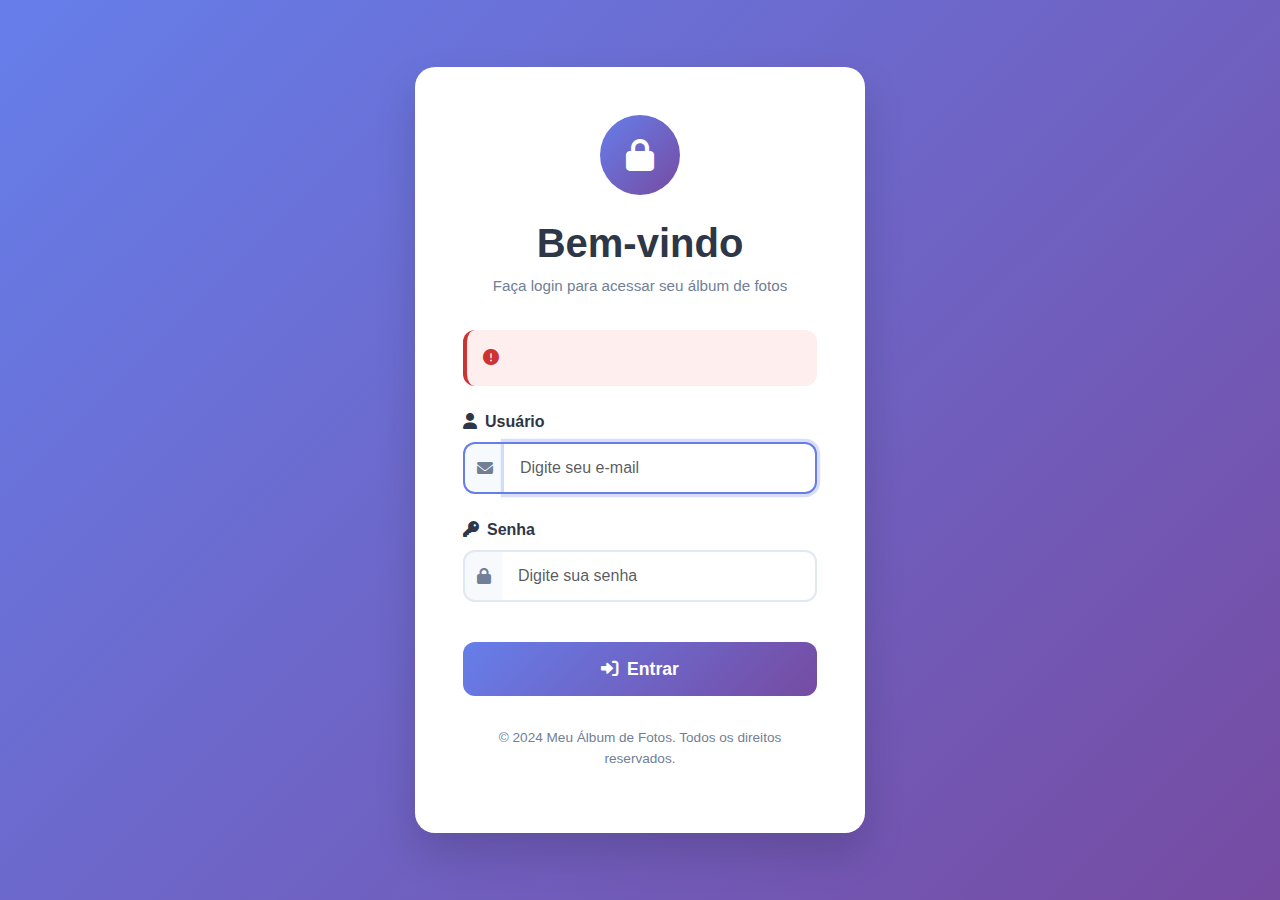
<file: src/main/resources/templates/login.html>
<!DOCTYPE html>
<html lang="pt-BR" xmlns:th="http://www.thymeleaf.org">
<head>
    <meta charset="UTF-8">
    <meta name="viewport" content="width=device-width, initial-scale=1.0">
    <title>Login - Meu Álbum de Fotos</title>
    <link href="https://cdn.jsdelivr.net/npm/bootstrap@5.3.0/dist/css/bootstrap.min.css" rel="stylesheet">
    <link href="https://cdnjs.cloudflare.com/ajax/libs/font-awesome/6.0.0/css/all.min.css" rel="stylesheet">
    <style>
        :root {
            --primary-color: #667eea;
            --secondary-color: #764ba2;
            --gradient: linear-gradient(135deg, var(--primary-color) 0%, var(--secondary-color) 100%);
            --text-primary: #2d3748;
            --text-secondary: #718096;
            --bg-light: #f7fafc;
            --border-color: #e2e8f0;
            --shadow: 0 10px 25px rgba(0, 0, 0, 0.1);
            --shadow-hover: 0 20px 40px rgba(0, 0, 0, 0.15);
        }

        body {
            background: var(--gradient);
            min-height: 100vh;
            display: flex;
            align-items: center;
            justify-content: center;
            font-family: 'Segoe UI', Tahoma, Geneva, Verdana, sans-serif;
        }

        .login-container {
            background: white;
            border-radius: 20px;
            box-shadow: var(--shadow-hover);
            padding: 3rem;
            width: 100%;
            max-width: 450px;
            animation: fadeIn 0.5s ease-in;
        }

        @keyframes fadeIn {
            from {
                opacity: 0;
                transform: translateY(-20px);
            }
            to {
                opacity: 1;
                transform: translateY(0);
            }
        }

        .login-header {
            text-align: center;
            margin-bottom: 2rem;
        }

        .login-header h1 {
            color: var(--text-primary);
            font-weight: 700;
            margin-bottom: 0.5rem;
        }

        .login-header p {
            color: var(--text-secondary);
            font-size: 0.95rem;
        }

        .login-icon {
            width: 80px;
            height: 80px;
            background: var(--gradient);
            border-radius: 50%;
            display: flex;
            align-items: center;
            justify-content: center;
            margin: 0 auto 1.5rem;
            color: white;
            font-size: 2rem;
        }

        .form-group {
            margin-bottom: 1.5rem;
        }

        .form-label {
            color: var(--text-primary);
            font-weight: 600;
            margin-bottom: 0.5rem;
        }

        .form-control {
            border: 2px solid var(--border-color);
            border-radius: 12px;
            padding: 12px 16px;
            font-size: 1rem;
            transition: all 0.3s ease;
        }

        .form-control:focus {
            border-color: var(--primary-color);
            box-shadow: 0 0 0 0.2rem rgba(102, 126, 234, 0.25);
        }

        .input-group-text {
            background: var(--bg-light);
            border: 2px solid var(--border-color);
            border-right: none;
            border-radius: 12px 0 0 12px;
            color: var(--text-secondary);
        }

        .input-group .form-control {
            border-left: none;
            border-radius: 0 12px 12px 0;
        }

        .input-group:focus-within .input-group-text {
            border-color: var(--primary-color);
        }

        .btn-login {
            background: var(--gradient);
            border: none;
            color: white;
            border-radius: 12px;
            padding: 14px;
            font-weight: 600;
            font-size: 1.1rem;
            width: 100%;
            transition: all 0.3s ease;
            margin-top: 1rem;
        }

        .btn-login:hover {
            background: linear-gradient(135deg, #5a6fd8 0%, #6a4190 100%);
            color: white;
            transform: translateY(-2px);
            box-shadow: var(--shadow);
        }

        .btn-login:active {
            transform: translateY(0);
        }

        .alert {
            border-radius: 12px;
            border: none;
            margin-bottom: 1.5rem;
        }

        .alert-danger {
            background-color: #fee;
            color: #c33;
            border-left: 4px solid #c33;
        }

        .forgot-password {
            text-align: center;
            margin-top: 1.5rem;
        }

        .forgot-password a {
            color: var(--primary-color);
            text-decoration: none;
            font-size: 0.9rem;
        }

        .forgot-password a:hover {
            text-decoration: underline;
        }

        .footer-text {
            text-align: center;
            margin-top: 2rem;
            color: var(--text-secondary);
            font-size: 0.85rem;
        }
    </style>
</head>
<body>
    <div class="login-container">
        <div class="login-header">
            <div class="login-icon">
                <i class="fas fa-lock"></i>
            </div>
            <h1>Bem-vindo</h1>
            <p>Faça login para acessar seu álbum de fotos</p>
        </div>

        <div th:if="${erro}" class="alert alert-danger" role="alert">
            <i class="fas fa-exclamation-circle me-2"></i>
            <span th:text="${erro}"></span>
        </div>

        <form th:action="@{/auth/login}" method="post">
            <div class="form-group">
                <label for="username" class="form-label">
                    <i class="fas fa-user me-2"></i>Usuário
                </label>
                <div class="input-group">
                    <span class="input-group-text">
                        <i class="fas fa-envelope"></i>
                    </span>
                    <input type="text" 
                           class="form-control" 
                           id="username" 
                           name="username" 
                           placeholder="Digite seu e-mail"
                           required 
                           autofocus>
                </div>
            </div>

            <div class="form-group">
                <label for="password" class="form-label">
                    <i class="fas fa-key me-2"></i>Senha
                </label>
                <div class="input-group">
                    <span class="input-group-text">
                        <i class="fas fa-lock"></i>
                    </span>
                    <input type="password" 
                           class="form-control" 
                           id="password" 
                           name="password" 
                           placeholder="Digite sua senha"
                           required>
                </div>
            </div>

            <button type="submit" class="btn btn-login">
                <i class="fas fa-sign-in-alt me-2"></i>Entrar
            </button>
        </form>

        <div class="footer-text">
            <p>&copy; 2024 Meu Álbum de Fotos. Todos os direitos reservados.</p>
        </div>
    </div>

    <script src="https://cdn.jsdelivr.net/npm/bootstrap@5.3.0/dist/js/bootstrap.bundle.min.js"></script>
</body>
</html>
</file>
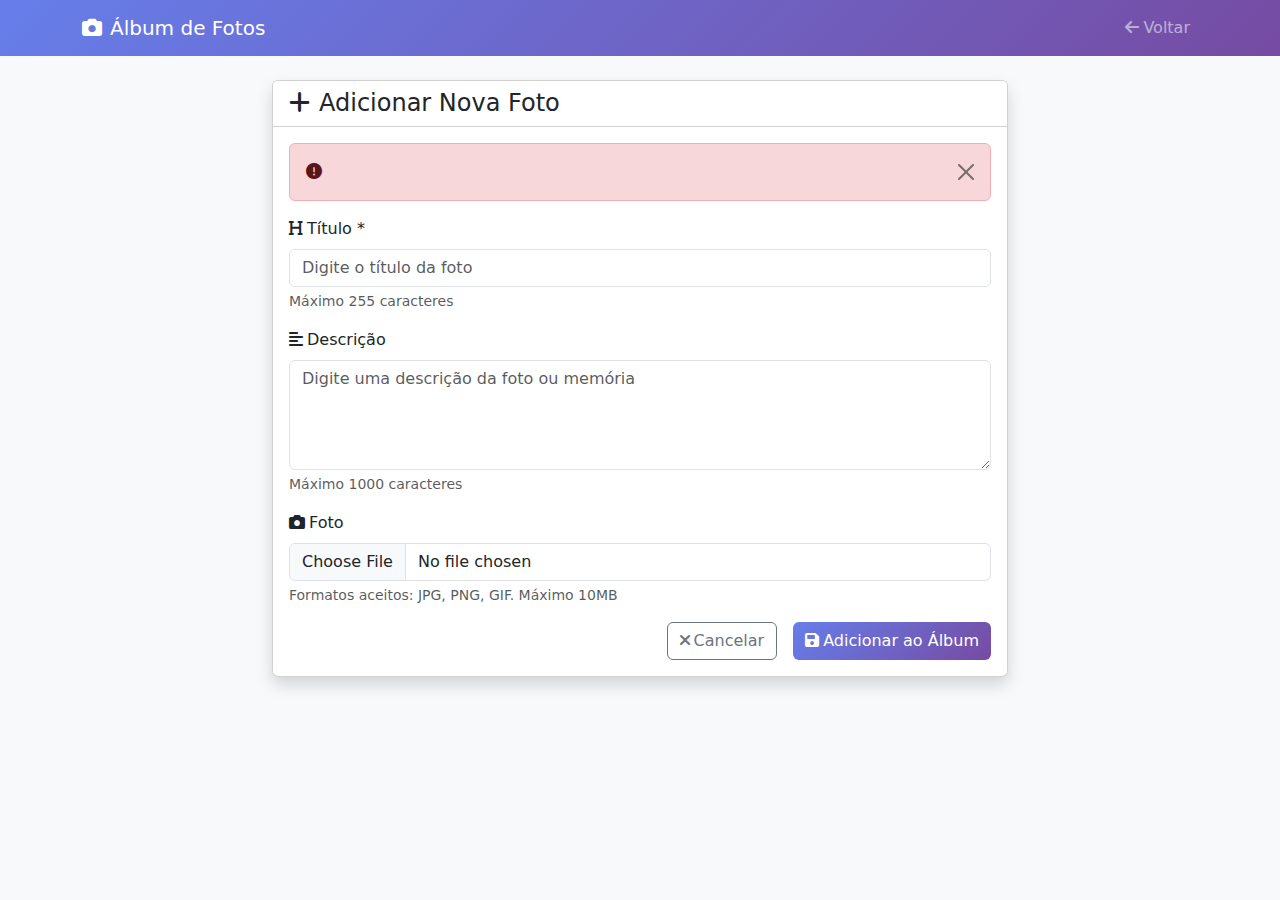
<file: src/main/resources/templates/nova-atividade.html>
<!DOCTYPE html>
<html lang="pt-BR" xmlns:th="http://www.thymeleaf.org">
<head>
    <meta charset="UTF-8">
    <meta name="viewport" content="width=device-width, initial-scale=1.0">
    <title>Adicionar Foto - Álbum de Fotos</title>
    <link href="https://cdn.jsdelivr.net/npm/bootstrap@5.3.0/dist/css/bootstrap.min.css" rel="stylesheet">
    <link href="https://cdnjs.cloudflare.com/ajax/libs/font-awesome/6.0.0/css/all.min.css" rel="stylesheet">
    <style>
        .btn-custom {
            background: linear-gradient(135deg, #667eea 0%, #764ba2 100%);
            border: none;
            color: white;
        }
        .btn-custom:hover {
            background: linear-gradient(135deg, #5a6fd8 0%, #6a4190 100%);
            color: white;
        }
        .preview-container {
            max-width: 300px;
            max-height: 300px;
            margin: 0 auto;
        }
        .preview-image {
            width: 100%;
            height: 200px;
            object-fit: cover;
            border-radius: 8px;
        }
    </style>
</head>
<body class="bg-light">
    <!-- Navbar -->
    <nav class="navbar navbar-expand-lg navbar-dark" style="background: linear-gradient(135deg, #667eea 0%, #764ba2 100%);">
        <div class="container">
            <a class="navbar-brand" href="/">
                <i class="fas fa-camera me-2"></i>Álbum de Fotos
            </a>
            <div class="navbar-nav ms-auto">
                <a class="nav-link" href="/">
                    <i class="fas fa-arrow-left me-1"></i>Voltar
                </a>
            </div>
        </div>
    </nav>

    <div class="container mt-4">
        <div class="row justify-content-center">
            <div class="col-md-8">
                <div class="card shadow">
                    <div class="card-header bg-white">
                        <h4 class="mb-0">
                            <i class="fas fa-plus me-2"></i>Adicionar Nova Foto
                        </h4>
                    </div>
                    <div class="card-body">
                        <!-- Alertas -->
                        <div th:if="${erro}" class="alert alert-danger alert-dismissible fade show" role="alert">
                            <i class="fas fa-exclamation-circle me-2"></i>
                            <span th:text="${erro}"></span>
                            <button type="button" class="btn-close" data-bs-dismiss="alert"></button>
                        </div>

                        <form th:action="@{/nova}" method="post" enctype="multipart/form-data">
                            <div class="mb-3">
                                <label for="texto" class="form-label">
                                    <i class="fas fa-heading me-1"></i>Título *
                                </label>
                                <input type="text" class="form-control" id="texto" name="texto" 
                                       th:value="${atividade?.texto}" required maxlength="255"
                                       placeholder="Digite o título da foto">
                                <div class="form-text">Máximo 255 caracteres</div>
                            </div>

                            <div class="mb-3">
                                <label for="descricao" class="form-label">
                                    <i class="fas fa-align-left me-1"></i>Descrição
                                </label>
                                <textarea class="form-control" id="descricao" name="descricao" rows="4" 
                                          th:text="${atividade?.descricao}" maxlength="1000"
                                          placeholder="Digite uma descrição da foto ou memória"></textarea>
                                <div class="form-text">Máximo 1000 caracteres</div>
                            </div>

                            <div class="mb-3">
                                <label for="foto" class="form-label">
                                    <i class="fas fa-camera me-1"></i>Foto
                                </label>
                                <input type="file" class="form-control" id="foto" name="foto" 
                                       accept="image/*" onchange="previewImage(this)">
                                <div class="form-text">Formatos aceitos: JPG, PNG, GIF. Máximo 10MB</div>
                                
                                <!-- Preview da imagem -->
                                <div id="preview" class="preview-container mt-3" style="display: none;">
                                    <img id="previewImage" class="preview-image" alt="Preview">
                                    <div class="text-center mt-2">
                                        <button type="button" class="btn btn-sm btn-outline-danger" onclick="removePreview()">
                                            <i class="fas fa-times me-1"></i>Remover
                                        </button>
                                    </div>
                                </div>
                            </div>

                            <div class="d-grid gap-2 d-md-flex justify-content-md-end">
                                <a href="/" class="btn btn-outline-secondary me-md-2">
                                    <i class="fas fa-times me-1"></i>Cancelar
                                </a>
                                <button type="submit" class="btn btn-custom">
                                    <i class="fas fa-save me-1"></i>Adicionar ao Álbum
                                </button>
                            </div>
                        </form>
                    </div>
                </div>
            </div>
        </div>
    </div>

    <script src="https://cdn.jsdelivr.net/npm/bootstrap@5.3.0/dist/js/bootstrap.bundle.min.js"></script>
    <script>
        function previewImage(input) {
            const preview = document.getElementById('preview');
            const previewImage = document.getElementById('previewImage');
            
            if (input.files && input.files[0]) {
                const reader = new FileReader();
                
                reader.onload = function(e) {
                    previewImage.src = e.target.result;
                    preview.style.display = 'block';
                }
                
                reader.readAsDataURL(input.files[0]);
            } else {
                preview.style.display = 'none';
            }
        }
        
        function removePreview() {
            const preview = document.getElementById('preview');
            const input = document.getElementById('foto');
            
            preview.style.display = 'none';
            input.value = '';
        }
        
        // Validação do formulário
        document.querySelector('form').addEventListener('submit', function(e) {
            const texto = document.getElementById('texto').value.trim();
            const foto = document.getElementById('foto').files[0];
            
            if (!texto) {
                e.preventDefault();
                alert('Por favor, preencha o título da foto.');
                return;
            }
            
            if (foto) {
                const maxSize = 10 * 1024 * 1024; // 10MB
                if (foto.size > maxSize) {
                    e.preventDefault();
                    alert('O arquivo de foto deve ter no máximo 10MB.');
                    return;
                }
                
                const allowedTypes = ['image/jpeg', 'image/jpg', 'image/png', 'image/gif'];
                if (!allowedTypes.includes(foto.type)) {
                    e.preventDefault();
                    alert('Por favor, selecione apenas arquivos de imagem (JPG, PNG, GIF).');
                    return;
                }
            }
        });
    </script>
</body>
</html>
</file>
